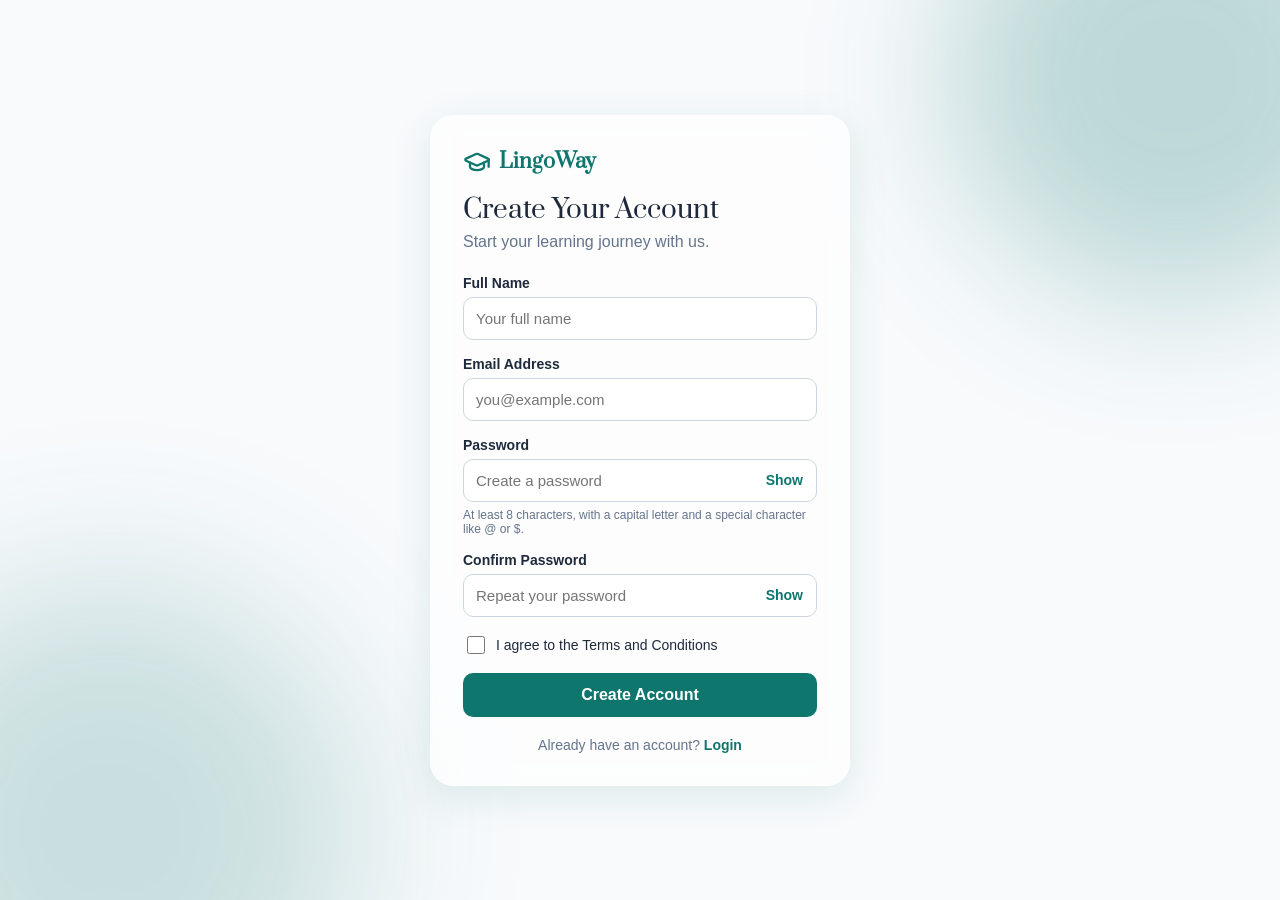
<file: index.html>
<!DOCTYPE html>
<html lang="en">
<head>
  <meta charset="UTF-8">
  <meta name="viewport" content="width=device-width, initial-scale=1">
  <title>LingoWay | Register</title>
  <link rel="preconnect" href="https://fonts.googleapis.com">
<link rel="preconnect" href="https://fonts.gstatic.com" crossorigin>
<link href="https://fonts.googleapis.com/css2?family=Barlow+Semi+Condensed:ital,wght@0,100;0,200;0,300;0,400;0,500;0,600;0,700;0,800;0,900;1,100;1,200;1,300;1,400;1,500;1,600;1,700;1,800;1,900&family=Merriweather:ital,opsz,wght@0,18..144,300..900;1,18..144,300..900&family=Oswald:wght@200..700&family=Playfair+Display:ital,wght@0,700;1,700&family=Prata&display=swap" rel="stylesheet">
  <link rel="stylesheet" href="css/style.css">
</head>
<body>
  <div class="page">
    <div class="card">
      <div class="logo">
  <svg viewBox="0 0 24 24" fill="none" stroke="currentColor" stroke-width="2" stroke-linecap="round" stroke-linejoin="round">
    <path d="M21.42 10.922a1 1 0 0 0-.019-1.838L12.83 5.18a2 2 0 0 0-1.66 0L2.6 9.08a1 1 0 0 0 0 1.832l8.57 3.908a2 2 0 0 0 1.66 0z"/>
    <path d="M22 10v6"/>
    <path d="M6 12.5V16a6 3 0 0 0 12 0v-3.5"/>
  </svg>
  <span>LingoWay</span>
</div>
      <h1>Create Your Account</h1>
      <p class="subtitle">Start your learning journey with us.</p>

      <form id="registerForm" novalidate>
        <div class="field">
          <label for="fullName">Full Name</label>
          <input type="text" id="fullName" placeholder="Your full name">
          <p class="error" id="fullNameError"></p>
        </div>

        <div class="field">
          <label for="email">Email Address</label>
          <input type="email" id="email" placeholder="you@example.com">
          <p class="error" id="emailError"></p>
        </div>

        <div class="field">
          <label for="password">Password</label>
          <div class="password-box">
            <input type="password" id="password" placeholder="Create a password">
            <button type="button" class="show-btn" id="togglePassword">Show</button>
          </div>
          <p class="hint">At least 8 characters, with a capital letter and a special character like @ or $.</p>
          <p class="error" id="passwordError"></p>
        </div>

        <div class="field">
          <label for="confirmPassword">Confirm Password</label>
          <div class="password-box">
            <input type="password" id="confirmPassword" placeholder="Repeat your password">
            <button type="button" class="show-btn" id="toggleConfirm">Show</button>
          </div>
          <p class="error" id="confirmError"></p>
        </div>

        <div class="field">
          <label class="checkbox">
            <input type="checkbox" id="terms">
            <span>I agree to the Terms and Conditions</span>
          </label>
          <p class="error" id="termsError"></p>
        </div>

        <button type="submit" class="btn">Create Account</button>
      </form>

      <p class="bottom-text">Already have an account? <a href="login.html">Login</a></p>
    </div>
  </div>

  <script src="js/register.js"></script>
</body>
</html>
</file>
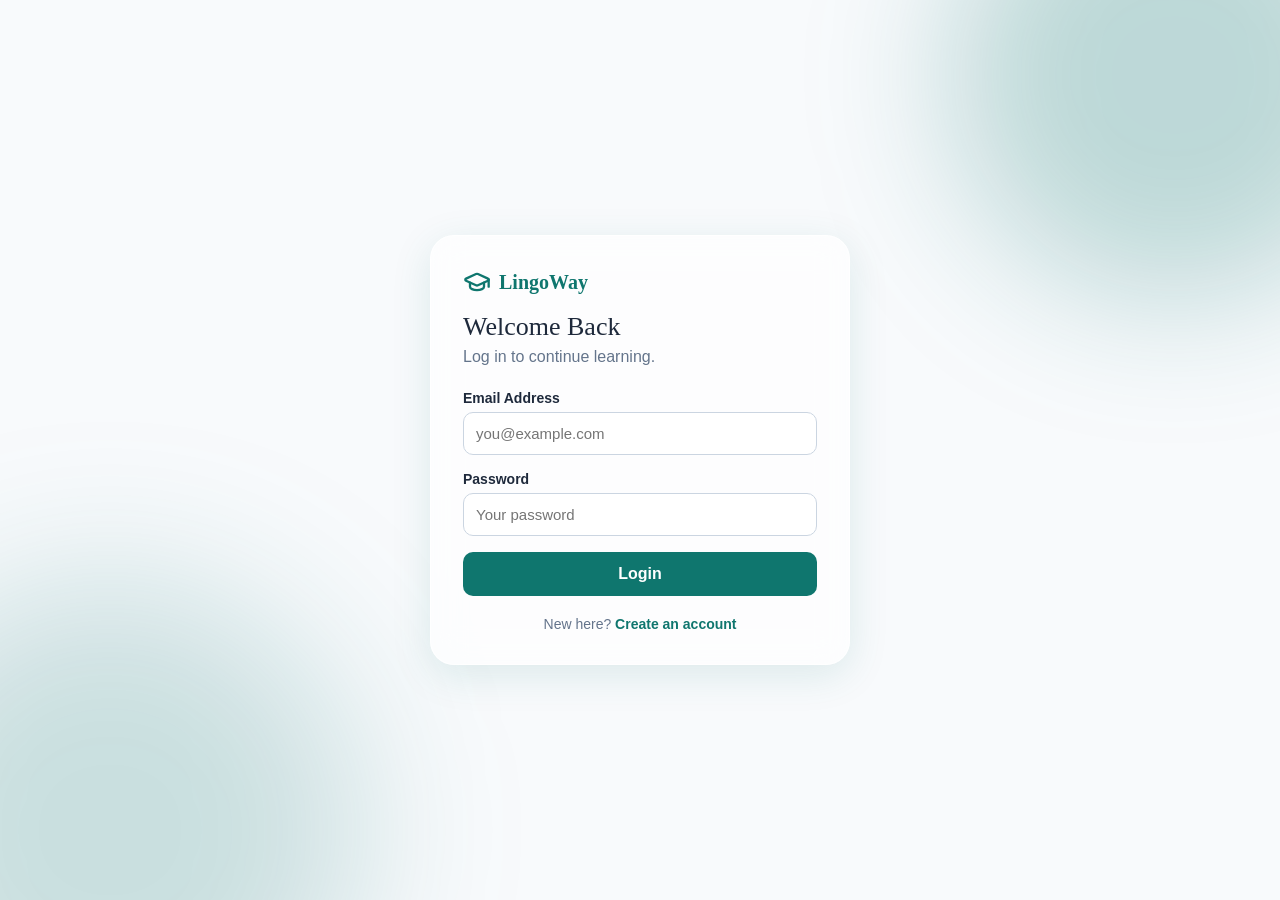
<file: login.html>
<!DOCTYPE html>
<html lang="en">
<head>
  <meta charset="UTF-8">
  <meta name="viewport" content="width=device-width, initial-scale=1">
  <title>LingoWay | Login</title>
  <link rel="stylesheet" href="css/style.css">
</head>
<body>
  <div class="page">
    <div class="card">
      <div class="logo">
  <svg viewBox="0 0 24 24" fill="none" stroke="currentColor" stroke-width="2" stroke-linecap="round" stroke-linejoin="round">
    <path d="M21.42 10.922a1 1 0 0 0-.019-1.838L12.83 5.18a2 2 0 0 0-1.66 0L2.6 9.08a1 1 0 0 0 0 1.832l8.57 3.908a2 2 0 0 0 1.66 0z"/>
    <path d="M22 10v6"/>
    <path d="M6 12.5V16a6 3 0 0 0 12 0v-3.5"/>
  </svg>
  <span>LingoWay</span>
</div>
      <h1>Welcome Back</h1>
      <p class="subtitle">Log in to continue learning.</p>

      <form id="loginForm" novalidate>
        <div class="field">
          <label for="loginEmail">Email Address</label>
          <input type="email" id="loginEmail" placeholder="you@example.com">
        </div>
        <div class="field">
          <label for="loginPassword">Password</label>
          <input type="password" id="loginPassword" placeholder="Your password">
        </div>
        <p class="error" id="loginMessage"></p>
        <button type="submit" class="btn">Login</button>
      </form>

      <p class="bottom-text">New here? <a href="register.html">Create an account</a></p>
    </div>
  </div>

  <script src="js/login.js"></script>
</body>
</html>
</file>
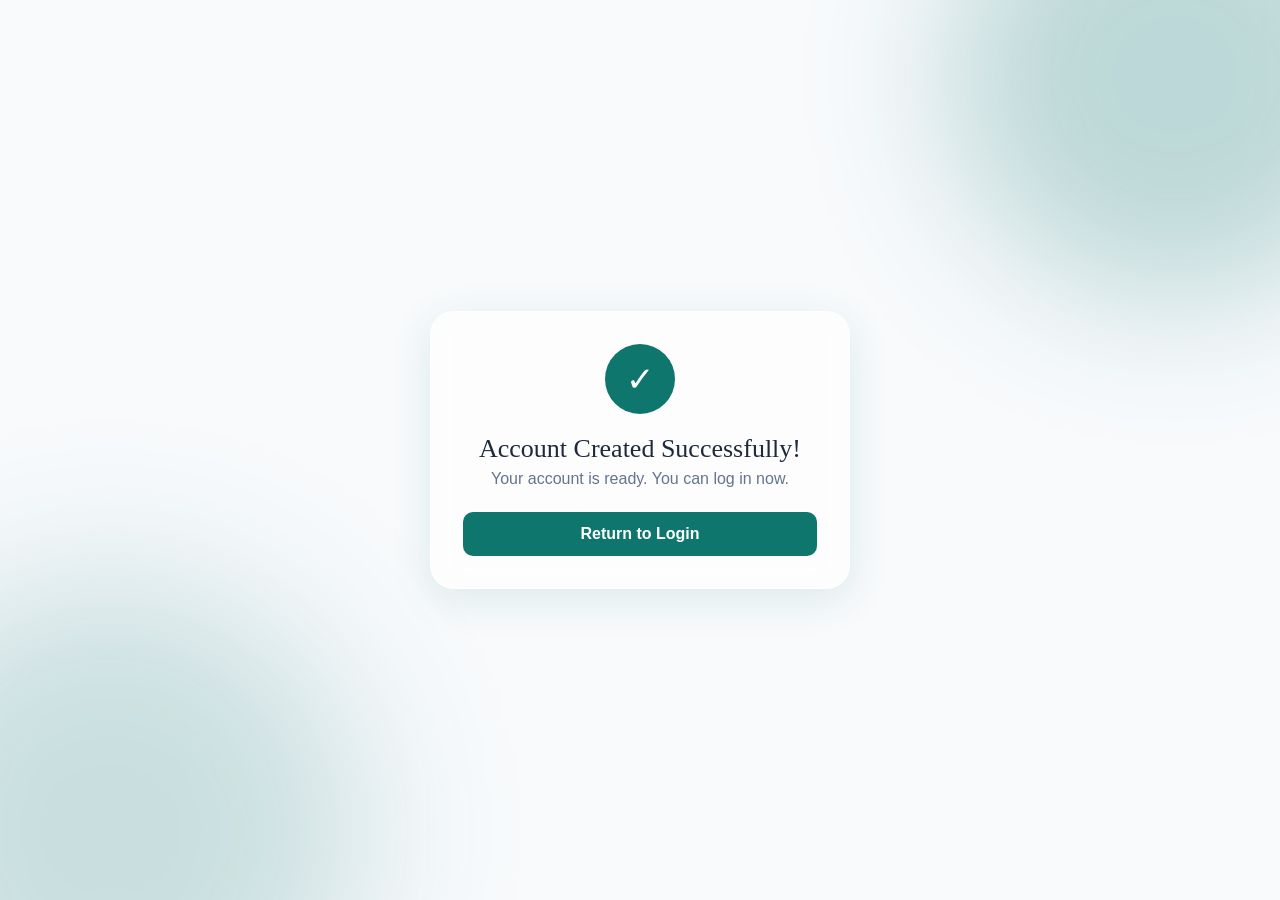
<file: success.html>
<!DOCTYPE html>
<html lang="en">
<head>
  <meta charset="UTF-8">
  <meta name="viewport" content="width=device-width, initial-scale=1">
  <title>LingoWay</title>
  <link rel="stylesheet" href="css/style.css">
</head>
<body>
  <div class="page">
    <div class="card center">
      <div class="check-circle">&#10003;</div>
      <h1>Account Created Successfully!</h1>
      <p class="subtitle" id="welcomeText">Your account is ready. You can log in now.</p>
      <a href="login.html" class="btn">Return to Login</a>
    </div>
  </div>

  <script src="js/success.js"></script>
</body>
</html>
</file>
<file: css/style.css>
:root {
  --main: #0F766E;
  --main-dark: #0b5e58;
  --bg: #F8FAFC;
  --text: #1E293B;
  --gray: #64748B;
  --border: #cbd5e1;
  --red: #dc2626;
}

* {
  box-sizing: border-box;
}

body {
  margin: 0;
  background: var(--bg);
  color: var(--text);
  font-family: Arial, Helvetica, sans-serif;
}

.page {
  position: relative;
  overflow: hidden;
  min-height: 100vh;
  display: flex;
  align-items: center;
  justify-content: center;
  padding: 20px;
}

.page::before {
  content: "";
  position: absolute;
  top: -150px;
  right: -120px;
  width: 450px;
  height: 450px;
  background: rgba(15, 118, 110, 0.25);
  border-radius: 50%;
  filter: blur(70px);
}

.page::after {
  content: "";
  position: absolute;
  bottom: -180px;
  left: -140px;
  width: 500px;
  height: 500px;
  background: rgba(15, 118, 110, 0.2);
  border-radius: 50%;
  filter: blur(80px);
}

.card {
  position: relative;
  z-index: 1;
  width: 100%;
  max-width: 420px;
  padding: 32px;
  background: rgba(255, 255, 255, 0.65);
  backdrop-filter: blur(16px);
  -webkit-backdrop-filter: blur(16px);
  border: 1px solid rgba(255, 255, 255, 0.7);
  border-radius: 24px;
  box-shadow: 0 10px 40px rgba(15, 118, 110, 0.12);
}

.center {
  text-align: center;
}

.logo {
  display: flex;
  align-items: center;
  gap: 8px;
  color: var(--main);
  font-size: 20px;
  font-weight: bold;
  margin-bottom: 16px;
  font-family: "Prata", Georgia, serif;
}

.logo svg {
  width: 28px;
  height: 28px;
}

h1 {
  margin: 0 0 6px;
  font-size: 26px;
  font-family: "Prata", Georgia, serif;
  font-weight: normal;
}

.subtitle {
  margin: 0 0 24px;
  color: var(--gray);
}

.field {
  margin-bottom: 16px;
}

label {
  display: block;
  margin-bottom: 6px;
  font-size: 14px;
  font-weight: bold;
}

input[type="text"],
input[type="email"],
input[type="password"] {
  width: 100%;
  padding: 12px;
  font-size: 15px;
  border: 1px solid var(--border);
  border-radius: 10px;
}

input:focus {
  outline: none;
  border-color: var(--main);
  box-shadow: 0 0 0 3px rgba(15, 118, 110, 0.15);
}

input.invalid {
  border-color: var(--red);
}

.password-box {
  position: relative;
}

.password-box input {
  padding-right: 65px;
}

.show-btn {
  position: absolute;
  right: 8px;
  top: 50%;
  transform: translateY(-50%);
  background: none;
  border: none;
  color: var(--main);
  font-size: 14px;
  font-weight: bold;
  cursor: pointer;
}

.hint {
  margin: 6px 0 0;
  font-size: 12px;
  color: var(--gray);
}

.error {
  margin: 6px 0 0;
  font-size: 13px;
  color: var(--red);
}

.error:empty {
  display: none;
}

.checkbox {
  display: flex;
  align-items: center;
  gap: 8px;
  font-weight: normal;
  cursor: pointer;
}

.checkbox input {
  width: 18px;
  height: 18px;
  accent-color: var(--main);
}

.btn {
  display: block;
  width: 100%;
  padding: 13px;
  margin-top: 8px;
  background: var(--main);
  color: white;
  font-size: 16px;
  font-weight: bold;
  text-align: center;
  text-decoration: none;
  border: none;
  border-radius: 10px;
  cursor: pointer;
}

.btn:hover {
  background: var(--main-dark);
}

.bottom-text {
  margin: 20px 0 0;
  text-align: center;
  font-size: 14px;
  color: var(--gray);
}

.bottom-text a {
  color: var(--main);
  font-weight: bold;
  text-decoration: none;
}

.bottom-text a:hover {
  text-decoration: underline;
}

.check-circle {
  width: 70px;
  height: 70px;
  margin: 0 auto 20px;
  line-height: 70px;
  font-size: 34px;
  color: white;
  background: var(--main);
  border-radius: 50%;
}

@media (max-width: 480px) {
  .card {
    padding: 24px 18px;
  }

  h1 {
    font-size: 22px;
  }
}
</file>
